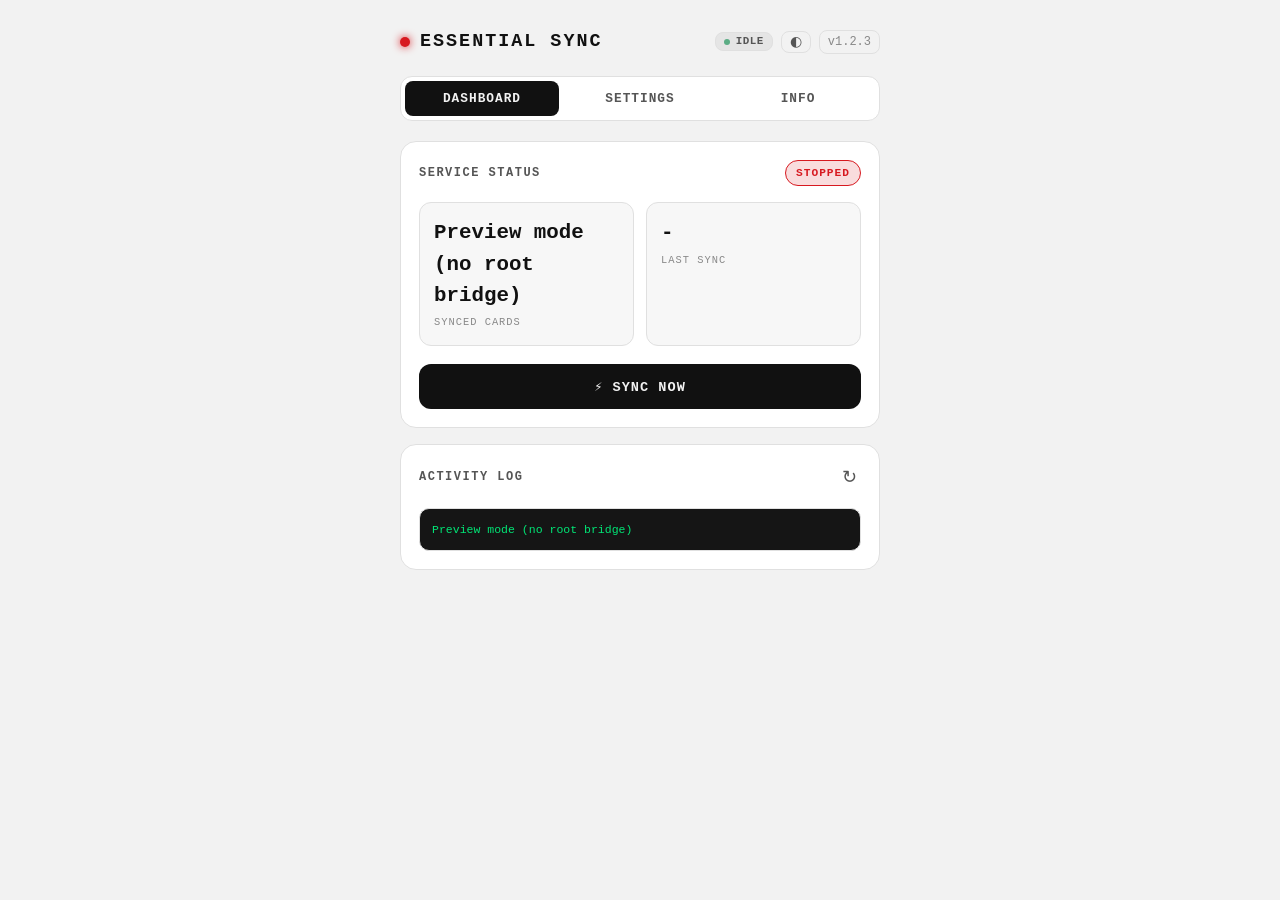
<file: webroot/index.html>
<!DOCTYPE html>
<html lang="en">
<head>
    <meta charset="UTF-8">
    <meta name="viewport" content="width=device-width, initial-scale=1.0, user-scalable=no">
    <title>Essential Sync</title>
    <link rel="stylesheet" href="style.css">
</head>
<body>
    <div class="app-container">
        <!-- Header -->
        <header class="header">
            <div class="header-left">
                <span class="red-dot"></span>
                <h1 class="ndot-title">ESSENTIAL SYNC</h1>
            </div>
            <div class="header-right">
                <div id="status-badge" class="status-badge status-idle">Idle</div>
                <button id="btn-theme-toggle" class="theme-toggle-btn" title="Toggle theme (System / Light / Dark)">
                    <span id="theme-icon">◐</span>
                </button>
                <span class="version-tag">v1.3.0</span>
            </div>
        </header>

        <!-- Navigation Tabs -->
        <nav class="nav-tabs">
            <button class="tab-btn active" data-tab="dashboard">DASHBOARD</button>
            <button class="tab-btn" data-tab="settings">SETTINGS</button>
            <button class="tab-btn" data-tab="about">INFO</button>
        </nav>

        <!-- Tab 1: Dashboard -->
        <main id="tab-dashboard" class="tab-content active">
            <!-- Status Card -->
            <div class="card status-card">
                <div class="card-header">
                    <span class="card-label">SERVICE STATUS</span>
                    <span id="daemon-badge" class="badge badge-loading">CHECKING...</span>
                </div>
                <div class="status-grid">
                    <div class="metric">
                        <span class="metric-val" id="stat-count">-</span>
                        <span class="metric-label">SYNCED CARDS</span>
                    </div>
                    <div class="metric">
                        <span class="metric-val" id="stat-time">-</span>
                        <span class="metric-label">LAST SYNC</span>
                    </div>
                </div>
                <button id="btn-sync-now" class="action-btn primary-btn">
                    <span>⚡ SYNC NOW</span>
                </button>
            </div>

            <!-- Live Logs Card -->
            <div class="card">
                <div class="card-header">
                    <span class="card-label">ACTIVITY LOG</span>
                    <button id="btn-refresh-log" class="icon-btn" title="Refresh">↻</button>
                </div>
                <pre id="log-console" class="log-console">Loading log output...</pre>
            </div>
        </main>

        <!-- Tab 2: Settings -->
        <main id="tab-settings" class="tab-content">
            <div class="card">
                <div class="card-header">
                    <span class="card-label">VAULT CONFIGURATION</span>
                </div>

                <div class="form-group">
                    <label for="select-vault">DETECTED OBSIDIAN VAULTS</label>
                    <select id="select-vault" class="input-select">
                        <option value="">Scanning vaults...</option>
                    </select>
                </div>

                <div class="form-group">
                    <label for="input-notes">NOTES INBOX PATH</label>
                    <input type="text" id="input-notes" class="input-text" placeholder="/storage/emulated/0/.../00-Zettelkasten">
                </div>

                <div class="form-group">
                    <label for="input-attachments">MEDIA ATTACHMENTS PATH</label>
                    <input type="text" id="input-attachments" class="input-text" placeholder="/storage/emulated/0/.../99-index/Files">
                </div>

                <div class="form-group">
                    <label for="select-format">FILENAME TIMESTAMP FORMAT</label>
                    <select id="select-format" class="input-select">
                        <option value="%Y-%m-%d %H.%M">YYYY-MM-DD HH.mm (Cross-Platform Recommended)</option>
                        <option value="%Y-%m-%d-%H%M">YYYY-MM-DD-HHmm (Dash Separator)</option>
                        <option value="%Y-%m-%d">YYYY-MM-DD (Date Only)</option>
                    </select>
                </div>

                <div class="form-group">
                    <label for="input-tag">DEFAULT TAG</label>
                    <input type="text" id="input-tag" class="input-text" placeholder="inbox/essential-space">
                </div>

                <div class="form-group">
                    <label for="select-lang">NOTE LANGUAGE</label>
                    <select id="select-lang" class="input-select">
                        <option value="en" selected>English (Default - AI Summary, Note, Screenshot)</option>
                        <option value="auto">System Language (Auto-Detect)</option>
                        <option value="tr">Türkçe (AI Özeti, Not, Ekran Görüntüsü)</option>
                        <option value="de">Deutsch (KI-Zusammenfassung, Notiz)</option>
                        <option value="fr">Français (Résumé IA, Note)</option>
                        <option value="es">Español (Resumen IA, Nota)</option>
                    </select>
                </div>

                <div class="form-group">
                    <label for="select-theme">APPEARANCE THEME</label>
                    <select id="select-theme" class="input-select">
                        <option value="system">System Default (Auto)</option>
                        <option value="light">Light Theme (Nothing Light)</option>
                        <option value="dark">Dark Theme (Nothing Dark)</option>
                    </select>
                </div>

                <div class="btn-group">
                    <button id="btn-save-config" class="action-btn primary-btn">💾 SAVE SETTINGS</button>
                    <button id="btn-reset-history" class="action-btn secondary-btn">🔄 RE-SYNC ALL PAST NOTES</button>
                </div>
            </div>
        </main>

        <!-- Tab 3: About -->
        <main id="tab-about" class="tab-content">
            <div class="card">
                <div class="card-header">
                    <span class="card-label">ABOUT THIS ENGINE</span>
                </div>
                <div class="about-text">
                    <p><strong>Essential Sync</strong> is an ultra-lightweight, zero-battery bridge for Nothing OS.</p>
                    <ul class="feature-list">
                        <li><strong>100% Read-Only Safety:</strong> Direct SQLite URI (mode=ro) zero-write queries. Never alters or locks Nothing OS databases.</li>
                        <li><strong>Event-Driven:</strong> Driven by Linux <code>inotify</code>. Consumes 0.0% CPU and zero battery while idle.</li>
                        <li><strong>Native Obsidian Format:</strong> Extracts text, images (.webp), audio recordings (.m4a), tasks, and AI transcripts cleanly into Markdown.</li>
                    </ul>
                    <hr class="divider">
                    <div class="about-footer">
                        <span>Developed by <strong>Melih Ak (@m24ih)</strong></span>
                        <a href="https://github.com/m24ih/nothing-essential-sync" target="_blank" class="link-btn">GitHub Repository</a>
                    </div>
                </div>
            </div>

            <!-- Software Update Card -->
            <div class="card" style="margin-top: 16px;">
                <div class="card-header">
                    <span class="card-label">SOFTWARE UPDATE</span>
                    <span id="update-status-badge" class="badge">v1.3.0</span>
                </div>
                <div style="font-size: 0.8rem; color: var(--text-secondary); margin-bottom: 12px;" id="update-info-text">
                    KernelSU auto-update enabled. Check GitHub for releases.
                </div>
                <div class="form-group" style="margin-bottom: 14px;">
                    <label for="select-channel">RELEASE CHANNEL</label>
                    <select id="select-channel" class="input-select">
                        <option value="stable" selected>Stable (Tagged Releases)</option>
                        <option value="nightly">Nightly (Continuous CI/CD)</option>
                    </select>
                </div>
                <div class="btn-group">
                    <button id="btn-check-update" class="action-btn secondary-btn">🔍 CHECK FOR UPDATES</button>
                    <button id="btn-install-update" class="action-btn primary-btn hidden">🚀 INSTALL UPDATE</button>
                    <button id="btn-reboot" class="action-btn hidden" style="background: var(--accent-red); color: #fff; margin-top: 8px;">🔄 REBOOT PHONE</button>
                </div>
            </div>
        </main>

        <!-- Footer / Notification Toast -->
        <div id="toast" class="toast hidden"></div>
    </div>

    <script src="app.js"></script>
</body>
</html>
</file>
<file: webroot/style.css>
/* ==========================================================================
   Nothing OS Aesthetic - Monochrome Theme System (System / Dark / Light)
   Designed for Nothing Essential Sync Module WebUI
   ========================================================================== */

:root,
[data-theme="dark"] {
    --bg-color: #000000;
    --card-bg: #111111;
    --card-border: #222222;
    --input-bg: #080808;
    --metric-bg: #080808;
    --text-primary: #ffffff;
    --text-secondary: #888888;
    --text-muted: #555555;
    --accent-red: #d71920;
    --accent-green: #00e676;
    --code-bg: #1f1f1f;
    --secondary-hover: #1a1a1a;
    --console-bg: #050505;
    --console-text: #00e676;
    --badge-loading-bg: #222222;
    --badge-loading-text: #888888;
    --toast-shadow: rgba(0,0,0,0.6);
    --font-mono: 'Space Mono', 'Courier New', Courier, monospace;
    --font-sans: -apple-system, BlinkMacSystemFont, "Segoe UI", Roboto, sans-serif;
    --radius-card: 16px;
    --radius-btn: 12px;
}

[data-theme="light"] {
    --bg-color: #f2f2f2;
    --card-bg: #ffffff;
    --card-border: #e0e0e0;
    --input-bg: #f7f7f7;
    --metric-bg: #f7f7f7;
    --text-primary: #111111;
    --text-secondary: #555555;
    --text-muted: #888888;
    --accent-red: #d71920;
    --accent-green: #008744;
    --code-bg: #eaeaea;
    --secondary-hover: #e8e8e8;
    --console-bg: #151515;
    --console-text: #00e676;
    --badge-loading-bg: #e2e2e2;
    --badge-loading-text: #666666;
    --toast-shadow: rgba(0,0,0,0.15);
}

@media (prefers-color-scheme: light) {
    :root:not([data-theme="dark"]) {
        --bg-color: #f2f2f2;
        --card-bg: #ffffff;
        --card-border: #e0e0e0;
        --input-bg: #f7f7f7;
        --metric-bg: #f7f7f7;
        --text-primary: #111111;
        --text-secondary: #555555;
        --text-muted: #888888;
        --accent-red: #d71920;
        --accent-green: #008744;
        --code-bg: #eaeaea;
        --secondary-hover: #e8e8e8;
        --console-bg: #151515;
        --console-text: #00e676;
        --badge-loading-bg: #e2e2e2;
        --badge-loading-text: #666666;
        --toast-shadow: rgba(0,0,0,0.15);
    }
}

* {
    box-sizing: border-box;
    margin: 0;
    padding: 0;
    -webkit-tap-highlight-color: transparent;
}

body {
    background-color: var(--bg-color);
    color: var(--text-primary);
    font-family: var(--font-sans);
    line-height: 1.5;
    padding: 16px;
    user-select: none;
}

.app-container {
    max-width: 480px;
    margin: 0 auto;
}

/* Header */
.header {
    display: flex;
    justify-content: space-between;
    align-items: center;
    padding: 12px 0 20px 0;
}

.header-left {
    display: flex;
    align-items: center;
    gap: 10px;
}

.red-dot {
    width: 10px;
    height: 10px;
    background-color: var(--accent-red);
    border-radius: 50%;
    display: inline-block;
    box-shadow: 0 0 8px var(--accent-red);
}

.ndot-title {
    font-family: var(--font-mono);
    font-size: 1.15rem;
    font-weight: 700;
    letter-spacing: 2px;
    color: var(--text-primary);
}

.header-right {
    display: flex;
    align-items: center;
    gap: 8px;
}

.theme-toggle-btn {
    background: transparent;
    border: 1px solid var(--card-border);
    color: var(--text-secondary);
    border-radius: 8px;
    padding: 3px 8px;
    font-size: 0.85rem;
    cursor: pointer;
    display: inline-flex;
    align-items: center;
    justify-content: center;
    line-height: 1;
    transition: all 0.2s ease;
}

.theme-toggle-btn:hover,
.theme-toggle-btn:active {
    color: var(--text-primary);
    border-color: var(--text-secondary);
}

.version-tag {
    font-family: var(--font-mono);
    font-size: 0.75rem;
    color: var(--text-muted);
    border: 1px solid var(--card-border);
    padding: 2px 8px;
    border-radius: 8px;
}

/* Navigation Tabs */
.nav-tabs {
    display: flex;
    background-color: var(--card-bg);
    border: 1px solid var(--card-border);
    border-radius: var(--radius-btn);
    padding: 4px;
    margin-bottom: 20px;
    gap: 4px;
}

.tab-btn {
    flex: 1;
    background: transparent;
    border: none;
    color: var(--text-secondary);
    font-family: var(--font-mono);
    font-size: 0.8rem;
    font-weight: 600;
    letter-spacing: 1px;
    padding: 10px 0;
    border-radius: 8px;
    cursor: pointer;
    transition: all 0.2s ease;
}

.tab-btn.active {
    background-color: var(--text-primary);
    color: var(--bg-color);
}

/* Content Tabs */
.tab-content {
    display: none;
}

.tab-content.active {
    display: block;
}

/* Cards */
.card {
    background-color: var(--card-bg);
    border: 1px solid var(--card-border);
    border-radius: var(--radius-card);
    padding: 18px;
    margin-bottom: 16px;
}

.card-header {
    display: flex;
    justify-content: space-between;
    align-items: center;
    margin-bottom: 16px;
}

.card-label {
    font-family: var(--font-mono);
    font-size: 0.75rem;
    font-weight: 700;
    letter-spacing: 1.5px;
    color: var(--text-secondary);
}

/* Badges */
.badge {
    font-family: var(--font-mono);
    font-size: 0.7rem;
    font-weight: 700;
    letter-spacing: 1px;
    padding: 4px 10px;
    border-radius: 20px;
    text-transform: uppercase;
}

.badge-active {
    background-color: rgba(0, 230, 118, 0.15);
    color: var(--accent-green);
    border: 1px solid var(--accent-green);
}

.badge-stopped {
    background-color: rgba(215, 25, 32, 0.15);
    color: var(--accent-red);
    border: 1px solid var(--accent-red);
}

.badge-loading {
    background-color: var(--badge-loading-bg);
    color: var(--badge-loading-text);
}

/* Live Status Badge */
.status-badge {
    font-family: var(--font-mono);
    font-size: 0.68rem;
    font-weight: 700;
    letter-spacing: 0.5px;
    padding: 3px 8px;
    border-radius: 8px;
    text-transform: uppercase;
    display: inline-flex;
    align-items: center;
    gap: 6px;
    line-height: 1;
    transition: all 0.25s ease;
}

.status-badge::before {
    content: '';
    display: inline-block;
    width: 6px;
    height: 6px;
    border-radius: 50%;
}

/* Status: Idle (subtle gray/green) */
.status-idle {
    background-color: rgba(128, 128, 128, 0.12);
    color: var(--text-secondary);
    border: 1px solid var(--card-border);
}

.status-idle::before {
    background-color: var(--accent-green);
    opacity: 0.6;
}

/* Status: Waiting for AI (pulsating amber) */
.status-waiting_ai {
    background-color: rgba(255, 179, 0, 0.15);
    color: #ffb300;
    border: 1px solid rgba(255, 179, 0, 0.45);
    animation: pulse-amber 1.8s infinite ease-in-out;
}

.status-waiting_ai::before {
    background-color: #ffb300;
    box-shadow: 0 0 6px #ffb300;
}

/* Status: Syncing (pulsating blue/green) */
.status-syncing {
    background-color: rgba(0, 210, 255, 0.15);
    color: #00d2ff;
    border: 1px solid rgba(0, 210, 255, 0.45);
    animation: pulse-syncing 1.4s infinite ease-in-out;
}

.status-syncing::before {
    background-color: #00d2ff;
    box-shadow: 0 0 6px #00d2ff;
}

[data-theme="light"] .status-waiting_ai {
    color: #d97706;
    border-color: rgba(217, 119, 6, 0.45);
    background-color: rgba(217, 119, 6, 0.12);
}

[data-theme="light"] .status-syncing {
    color: #0288d1;
    border-color: rgba(2, 136, 209, 0.45);
    background-color: rgba(2, 136, 209, 0.12);
}

@keyframes pulse-amber {
    0%, 100% {
        opacity: 1;
        box-shadow: 0 0 0 0 rgba(255, 179, 0, 0.4);
    }
    50% {
        opacity: 0.85;
        box-shadow: 0 0 8px 1px rgba(255, 179, 0, 0.25);
    }
}

@keyframes pulse-syncing {
    0%, 100% {
        opacity: 1;
        box-shadow: 0 0 0 0 rgba(0, 210, 255, 0.4);
    }
    50% {
        opacity: 0.85;
        box-shadow: 0 0 8px 1px rgba(0, 210, 255, 0.25);
    }
}


/* Status Grid */
.status-grid {
    display: grid;
    grid-template-columns: 1fr 1fr;
    gap: 12px;
    margin-bottom: 18px;
}

.metric {
    background-color: var(--metric-bg);
    border: 1px solid var(--card-border);
    border-radius: 12px;
    padding: 14px;
    display: flex;
    flex-direction: column;
}

.metric-val {
    font-family: var(--font-mono);
    font-size: 1.3rem;
    font-weight: 700;
    color: var(--text-primary);
    margin-bottom: 4px;
}

.metric-label {
    font-family: var(--font-mono);
    font-size: 0.65rem;
    color: var(--text-muted);
    letter-spacing: 1px;
}

/* Form Groups */
.form-group {
    margin-bottom: 16px;
    display: flex;
    flex-direction: column;
}

.form-group label {
    font-family: var(--font-mono);
    font-size: 0.7rem;
    font-weight: 700;
    letter-spacing: 1px;
    color: var(--text-secondary);
    margin-bottom: 6px;
}

.input-text, .input-select {
    background-color: var(--input-bg);
    border: 1px solid var(--card-border);
    border-radius: 10px;
    padding: 12px 14px;
    color: var(--text-primary);
    font-family: var(--font-mono);
    font-size: 0.85rem;
    outline: none;
    transition: border-color 0.2s;
}

.input-text:focus, .input-select:focus {
    border-color: var(--text-secondary);
}

/* Buttons */
.action-btn {
    width: 100%;
    padding: 14px;
    border-radius: var(--radius-btn);
    font-family: var(--font-mono);
    font-size: 0.85rem;
    font-weight: 700;
    letter-spacing: 1px;
    cursor: pointer;
    transition: all 0.2s ease;
    border: none;
    display: flex;
    align-items: center;
    justify-content: center;
    gap: 8px;
}

.primary-btn {
    background-color: var(--text-primary);
    color: var(--bg-color);
}

.primary-btn:active {
    opacity: 0.85;
    transform: scale(0.99);
}

.secondary-btn {
    background-color: transparent;
    color: var(--text-secondary);
    border: 1px solid var(--card-border);
    margin-top: 10px;
}

.secondary-btn:active {
    background-color: var(--secondary-hover);
}

.icon-btn {
    background: transparent;
    border: none;
    color: var(--text-secondary);
    font-size: 1.1rem;
    cursor: pointer;
    padding: 4px;
}

.btn-group {
    margin-top: 20px;
}

/* Log Console */
.log-console {
    background-color: var(--console-bg);
    border: 1px solid var(--card-border);
    border-radius: 10px;
    padding: 12px;
    font-family: var(--font-mono);
    font-size: 0.72rem;
    color: var(--console-text);
    overflow-x: auto;
    max-height: 180px;
    white-space: pre-wrap;
    word-break: break-all;
}

/* About Section */
.about-text {
    font-size: 0.85rem;
    color: var(--text-secondary);
}

.feature-list {
    margin: 12px 0 16px 18px;
    font-size: 0.82rem;
}

.feature-list li {
    margin-bottom: 6px;
}

.feature-list code {
    background-color: var(--code-bg);
    padding: 2px 5px;
    border-radius: 4px;
    font-family: var(--font-mono);
    color: var(--text-primary);
}

.divider {
    border: 0;
    border-top: 1px solid var(--card-border);
    margin: 16px 0;
}

.about-footer {
    display: flex;
    justify-content: space-between;
    align-items: center;
    font-family: var(--font-mono);
    font-size: 0.75rem;
}

.link-btn {
    color: var(--accent-red);
    text-decoration: none;
    font-weight: 700;
}

/* Toast Notification */
.toast {
    position: fixed;
    bottom: 24px;
    left: 50%;
    transform: translateX(-50%);
    background-color: var(--text-primary);
    color: var(--bg-color);
    font-family: var(--font-mono);
    font-size: 0.8rem;
    font-weight: 700;
    padding: 10px 20px;
    border-radius: 30px;
    box-shadow: 0 4px 14px var(--toast-shadow);
    z-index: 1000;
    transition: opacity 0.3s ease;
}

.toast.hidden {
    opacity: 0;
    pointer-events: none;
}

.hidden {
    display: none !important;
}
</file>
